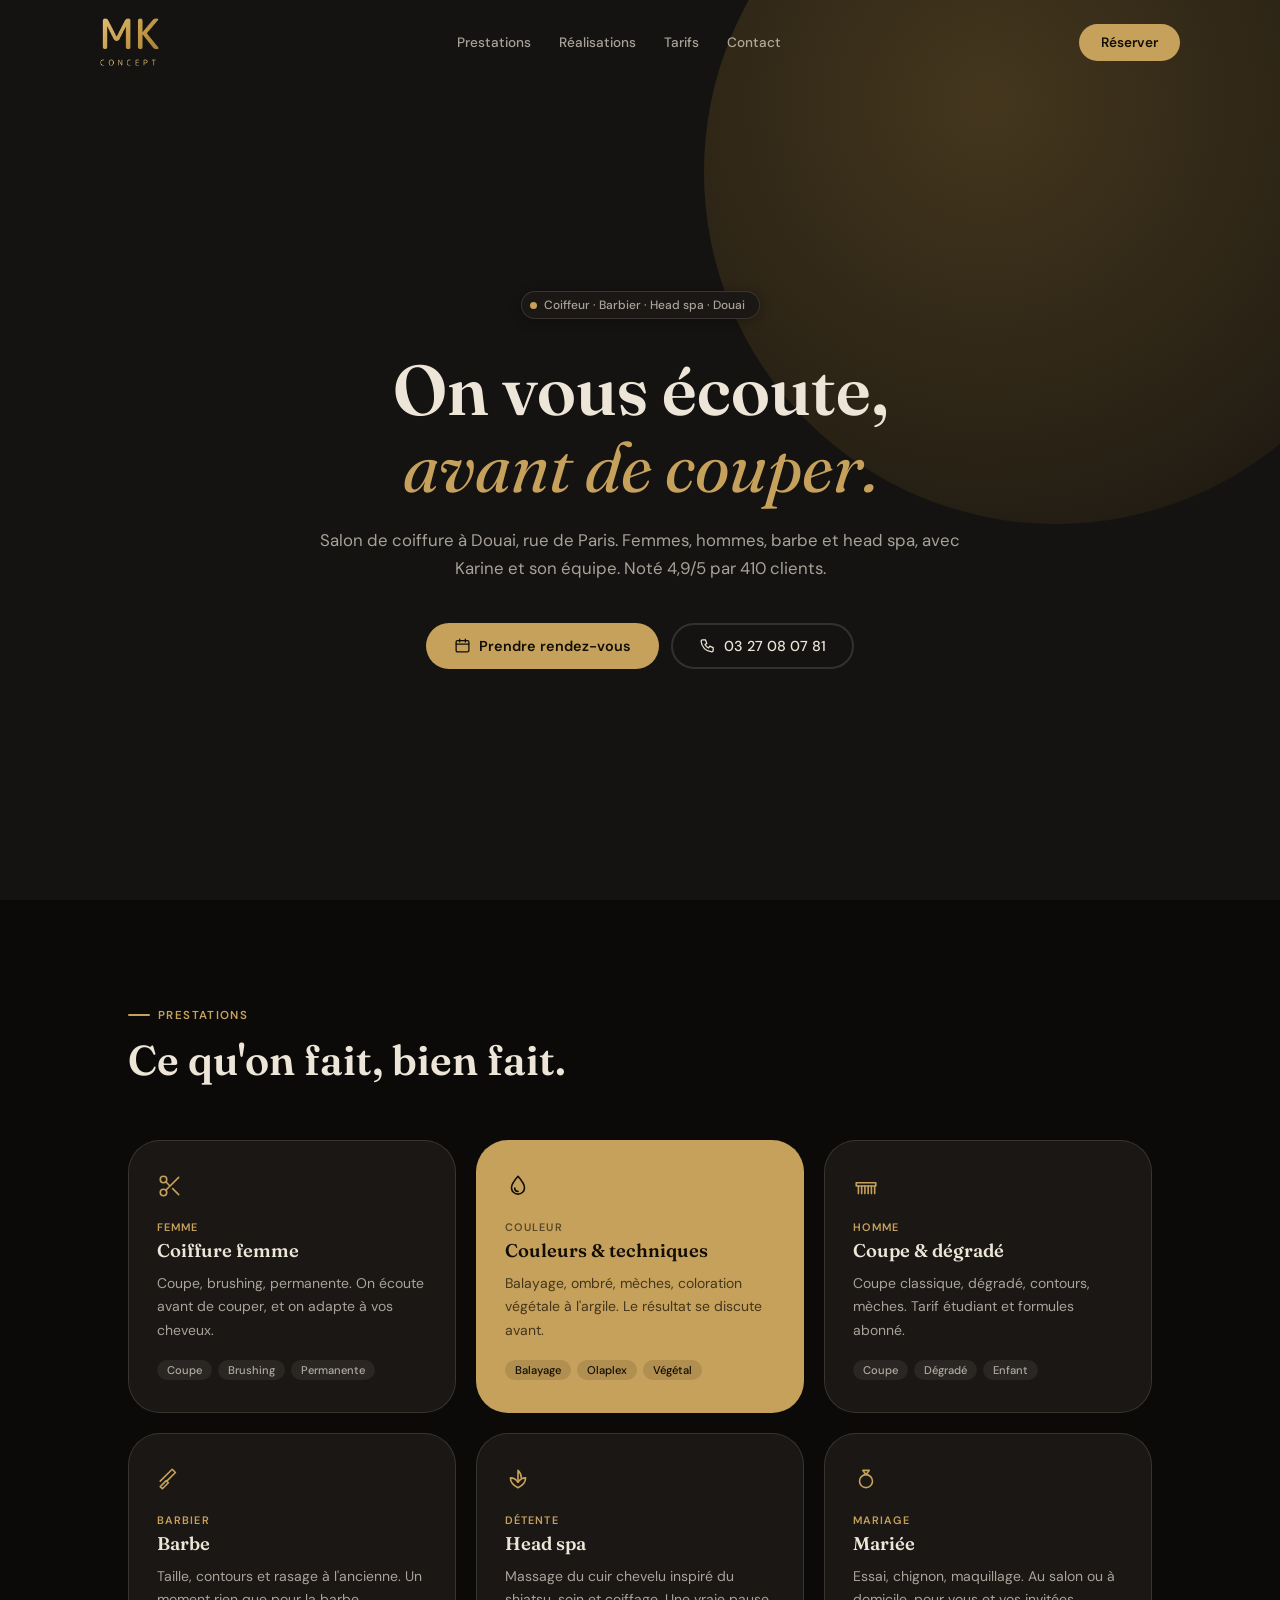
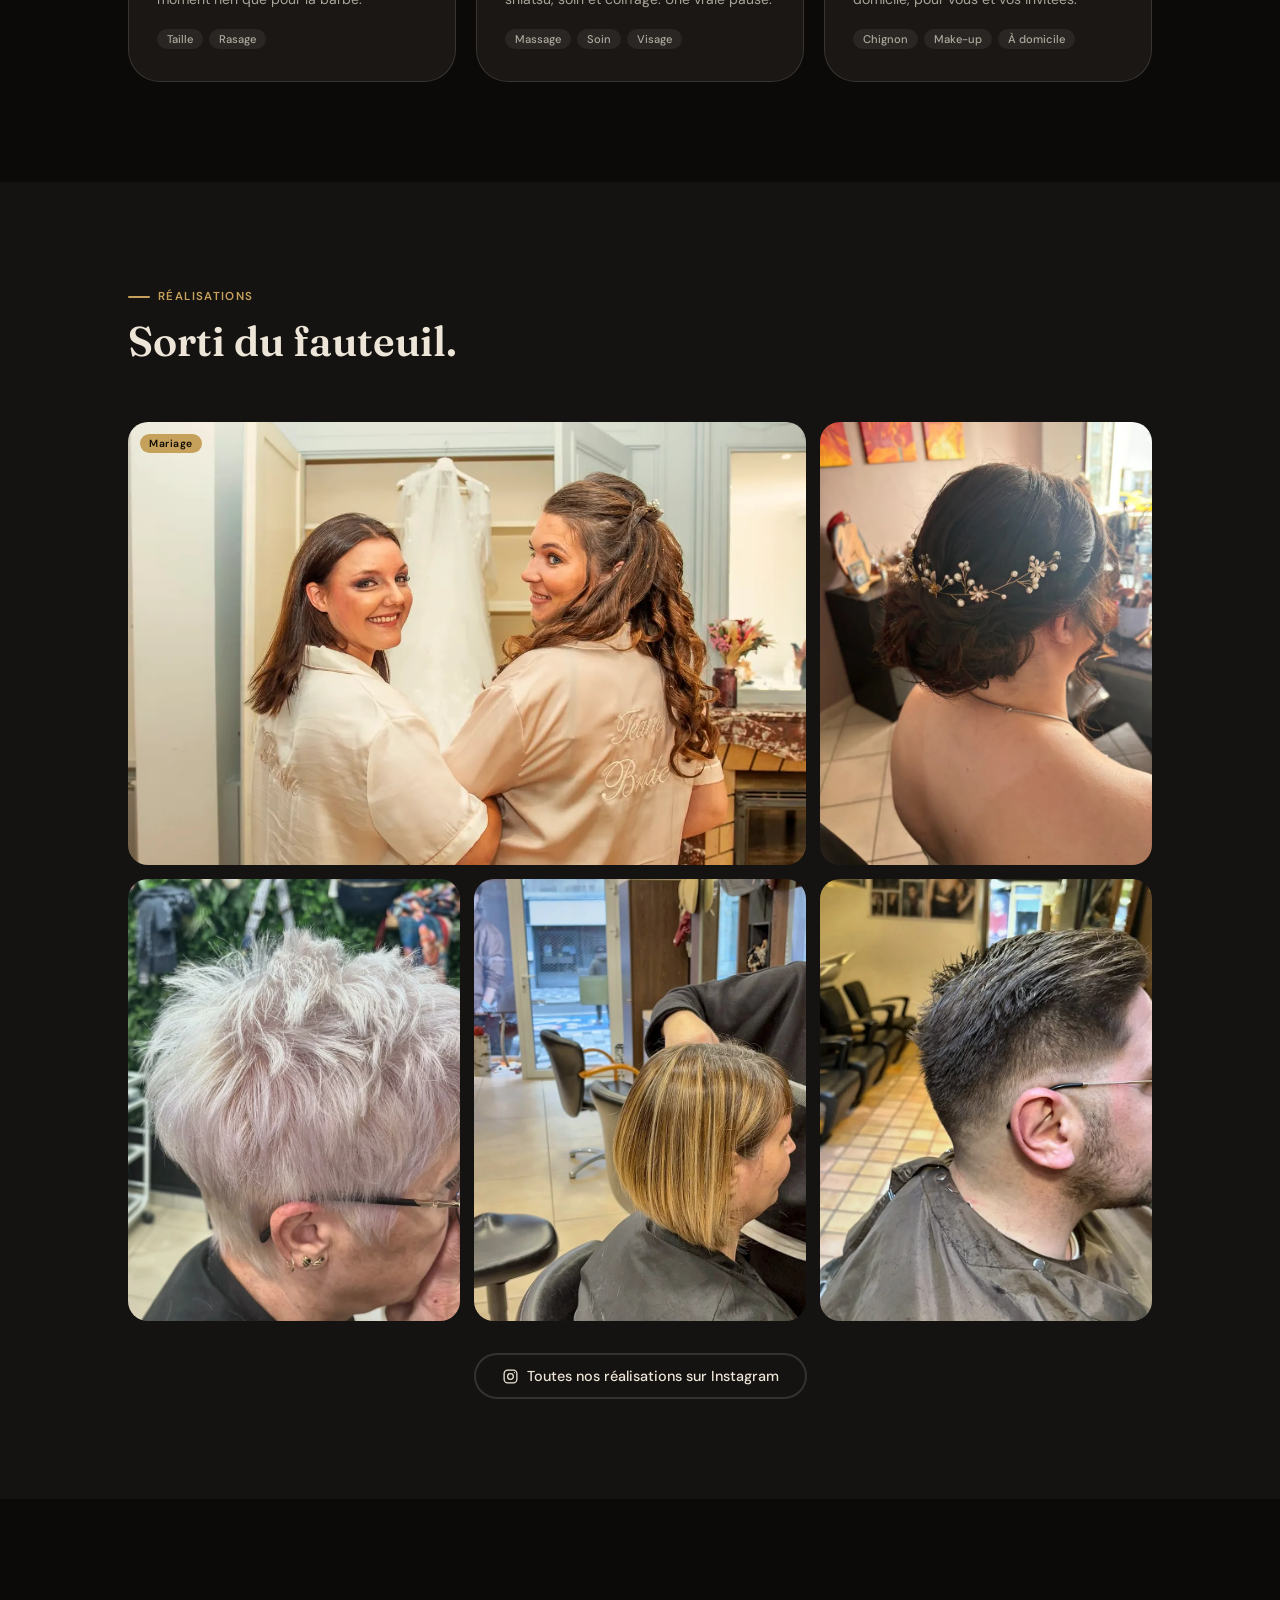
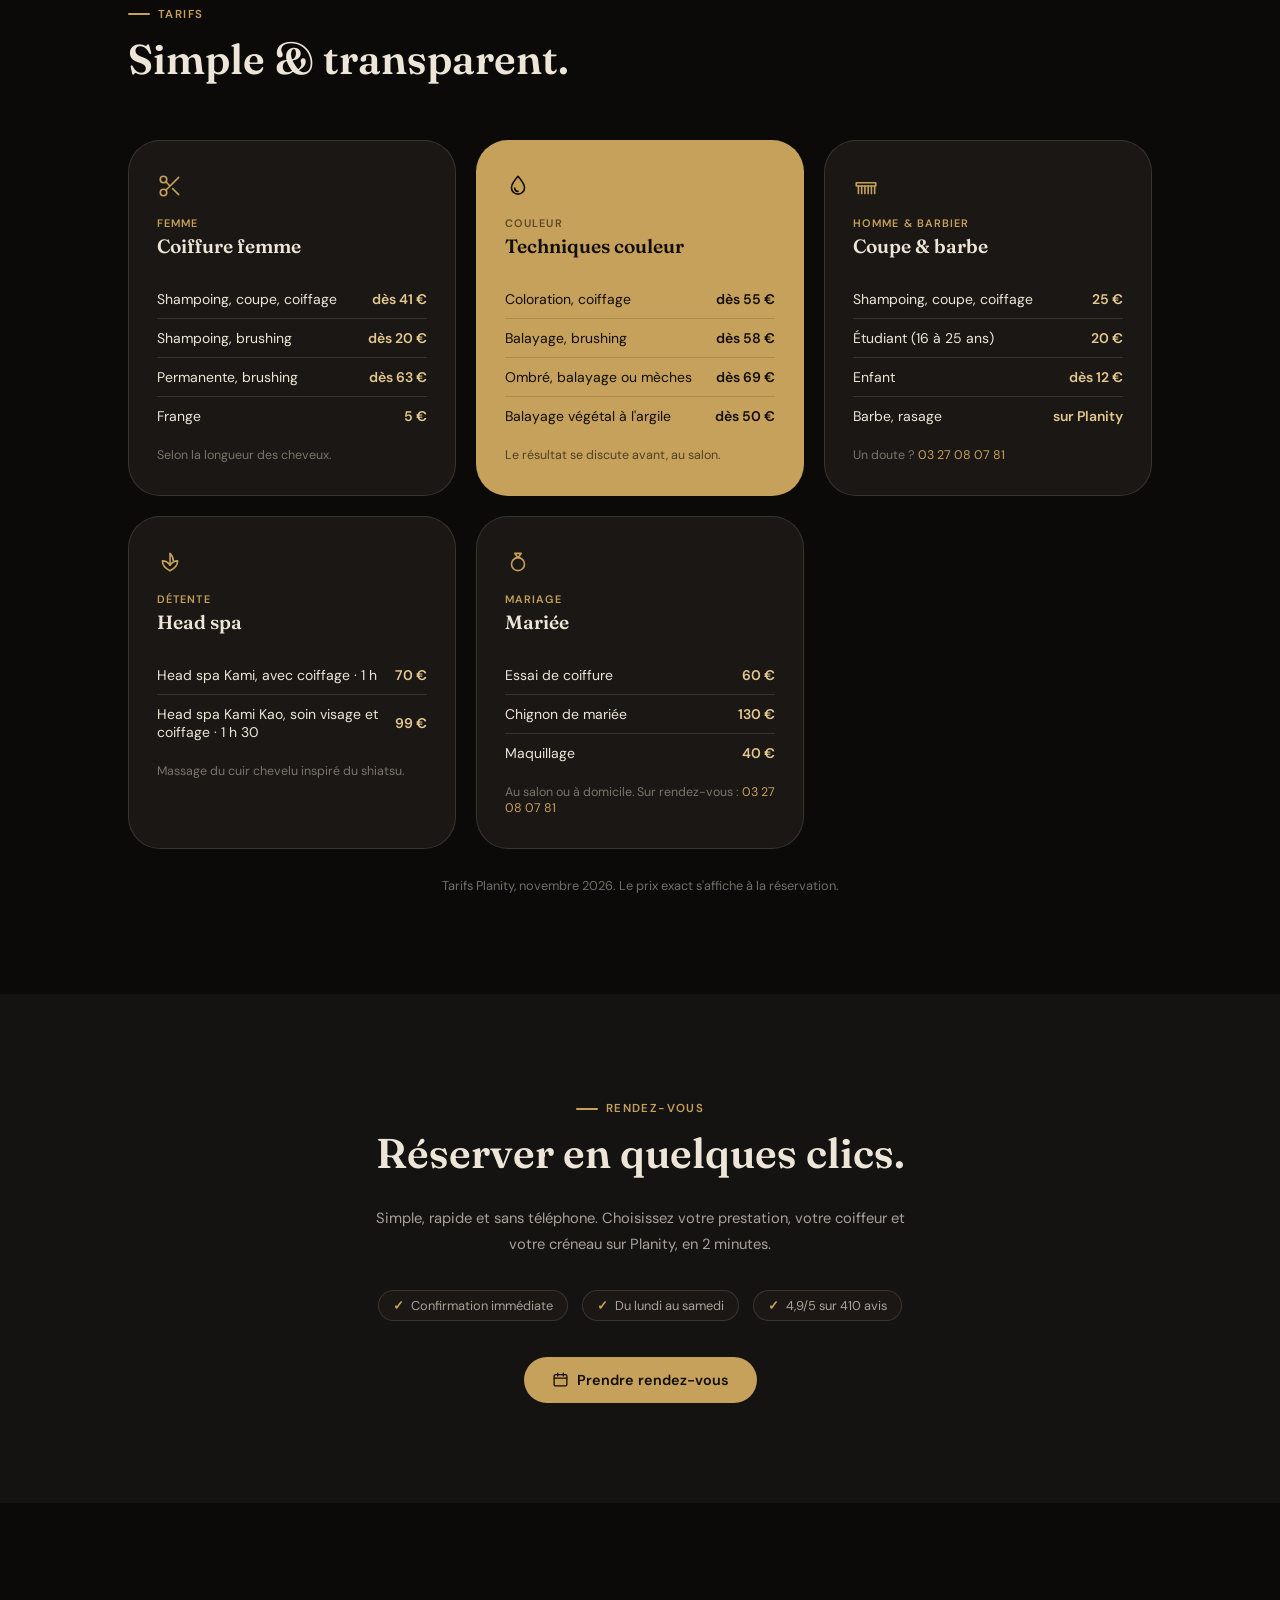
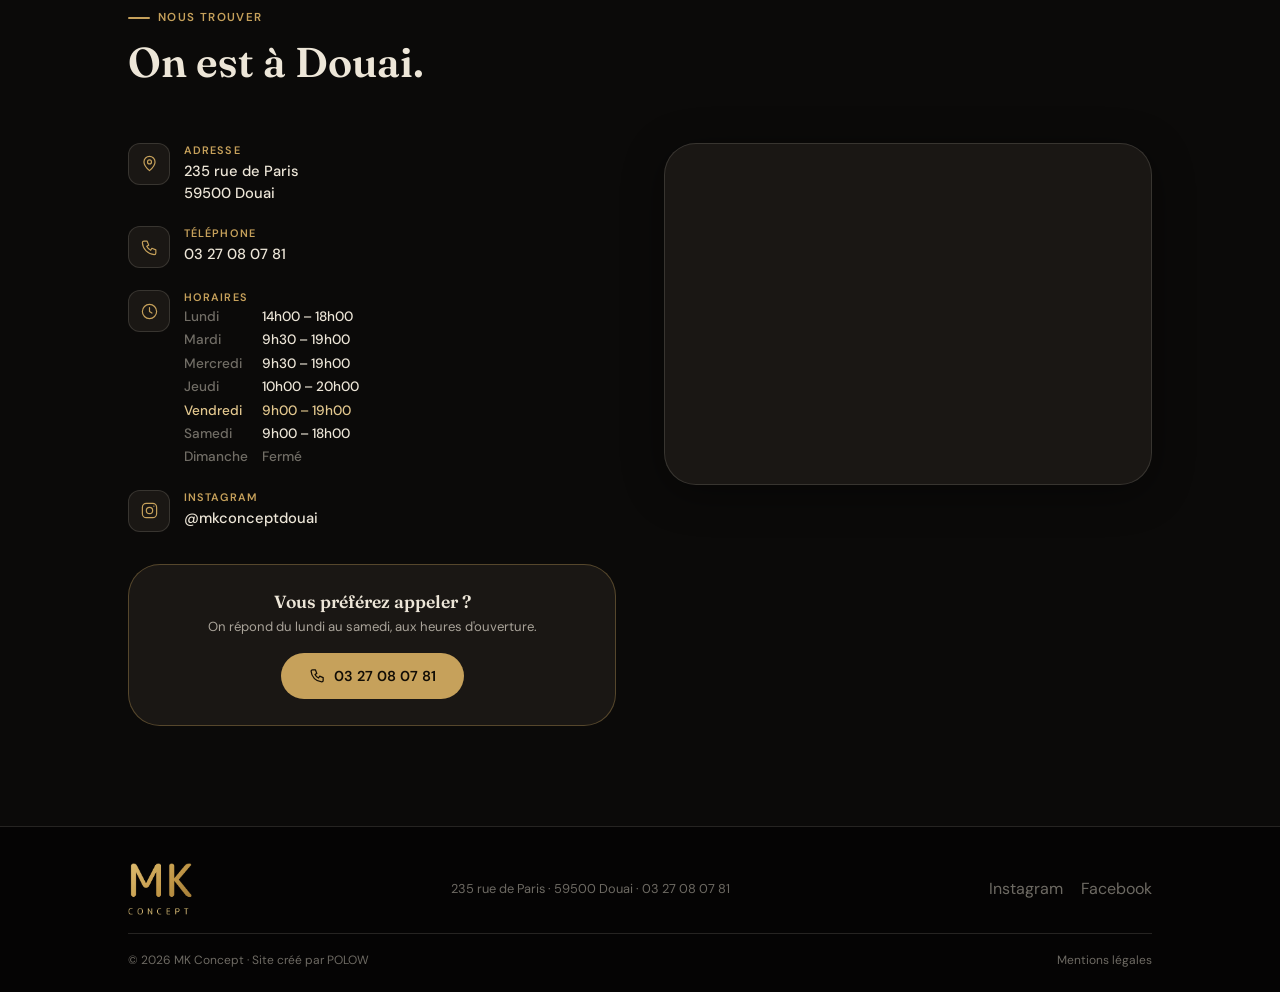
<file: index.html>
<!DOCTYPE html>
<html lang="fr">
<head>
<meta charset="UTF-8">
<meta name="viewport" content="width=device-width, initial-scale=1.0">
<title>MK Concept · Coiffeur, barbier et head spa à Douai · 4,9/5 sur 410 avis</title>
<meta name="description" content="MK Concept, coiffeur et barbier à Douai, 235 rue de Paris. Coupe femme et homme, couleur, balayage, barbe, head spa, coiffure de mariée. 4,9/5 sur 410 avis. Réservation en ligne sur Planity.">
<link rel="canonical" href="https://www.mkconcept-douai.fr/">
<meta name="theme-color" content="#0B0A09">
<meta property="og:type" content="website">
<meta property="og:locale" content="fr_FR">
<meta property="og:site_name" content="MK Concept">
<meta property="og:title" content="MK Concept · Coiffeur et barbier à Douai">
<meta property="og:description" content="Coiffeur et barbier à Douai : femmes, hommes, barbes, head spa, mariées. 4,9/5 sur 410 avis. 235 rue de Paris.">
<meta property="og:url" content="https://www.mkconcept-douai.fr/">
<meta property="og:image" content="https://www.mkconcept-douai.fr/assets/img/og.jpg">
<meta property="og:image:width" content="1200">
<meta property="og:image:height" content="630">
<meta name="twitter:card" content="summary_large_image">
<link rel="icon" href="assets/img/favicon.png" type="image/png">
<link rel="apple-touch-icon" href="assets/img/apple-touch-icon.png">
<link rel="preconnect" href="https://fonts.googleapis.com">
<link rel="preconnect" href="https://fonts.gstatic.com" crossorigin>
<link href="https://fonts.googleapis.com/css2?family=Fraunces:ital,opsz,wght@0,9..144,300;0,9..144,600;0,9..144,700;1,9..144,400&display=swap" rel="stylesheet">
<link rel="preload" href="assets/fonts/DMSans.woff2" as="font" type="font/woff2" crossorigin>
<script type="application/ld+json">
  {
    "@context": "https://schema.org",
    "@type": "HairSalon",
    "@id": "https://www.mkconcept-douai.fr/#salon",
    "name": "MK Concept",
    "description": "Salon de coiffure mixte et barbier à Douai : coupe, couleur, balayage, dégradé, taille de barbe, rasage à l'ancienne, head spa, coiffure de mariage.",
    "url": "https://www.mkconcept-douai.fr/",
    "image": "https://www.mkconcept-douai.fr/assets/img/og.jpg",
    "telephone": "+33327080781",
    "priceRange": "€€",
    "aggregateRating": { "@type": "AggregateRating", "ratingValue": "4.9", "bestRating": "5", "reviewCount": "410" },
    "address": {
      "@type": "PostalAddress",
      "streetAddress": "235 rue de Paris",
      "addressLocality": "Douai",
      "postalCode": "59500",
      "addressRegion": "Hauts-de-France",
      "addressCountry": "FR"
    },
    "areaServed": { "@type": "City", "name": "Douai" },
    "openingHoursSpecification": [
      { "@type": "OpeningHoursSpecification", "dayOfWeek": "Monday", "opens": "14:00", "closes": "18:00" },
      { "@type": "OpeningHoursSpecification", "dayOfWeek": ["Tuesday", "Wednesday"], "opens": "09:30", "closes": "19:00" },
      { "@type": "OpeningHoursSpecification", "dayOfWeek": "Thursday", "opens": "10:00", "closes": "20:00" },
      { "@type": "OpeningHoursSpecification", "dayOfWeek": "Friday", "opens": "09:00", "closes": "19:00" },
      { "@type": "OpeningHoursSpecification", "dayOfWeek": "Saturday", "opens": "09:00", "closes": "18:00" }
    ],
    "sameAs": [
      "https://www.instagram.com/mkconceptdouai/",
      "https://www.facebook.com/MkConceptDouai/",
      "https://www.planity.com/mk-concept-59500-douai"
    ],
    "potentialAction": {
      "@type": "ReserveAction",
      "target": { "@type": "EntryPoint", "urlTemplate": "https://www.planity.com/mk-concept-59500-douai", "inLanguage": "fr-FR" }
    }
  }
  </script>
<style>
@font-face { font-family: 'DM Sans'; src: url('assets/fonts/DMSans.woff2') format('woff2'); font-weight: 300 600; font-display: swap; }

:root {
  --fond:       #0B0A09;
  --fond-2:     #151311;
  --carte:      #1A1714;
  --bord:       rgba(237,230,216,.14);
  --or:         #C6A15B;
  --or-l:       #E3C88F;
  --or-f:       #8A6B2C;
  --creme:      #EDE6D8;
  --texte:      #EDE6D8;
  --texte-soft: rgba(237,230,216,.68);
  --texte-muted:rgba(237,230,216,.45);
  --encre:      #120D05;

  --r: 20px;
  --r-lg: 32px;
  --font-t: 'Fraunces', Georgia, serif;
  --font-b: 'DM Sans', Helvetica, Arial, sans-serif;
  --ease: 0.3s cubic-bezier(.4,0,.2,1);
}

*, *::before, *::after { box-sizing: border-box; margin: 0; padding: 0; }
html { scroll-behavior: smooth; scroll-padding-top: 80px; background: var(--fond); }
body { font-family: var(--font-b); background: var(--fond); color: var(--texte); overflow-x: hidden; -webkit-font-smoothing: antialiased; }
a { color: inherit; text-decoration: none; }
img { display: block; max-width: 100%; }
ul { list-style: none; }
:focus-visible { outline: 2px solid var(--or); outline-offset: 3px; }
.sr-only { position: absolute; width: 1px; height: 1px; overflow: hidden; clip: rect(0 0 0 0); white-space: nowrap; }

.wrap { max-width: 1080px; margin: 0 auto; padding: 0 28px; }
.ico { width: 26px; height: 26px; stroke: var(--or); fill: none; stroke-width: 1.5; stroke-linecap: round; stroke-linejoin: round; }

/* ── HEADER ─────────────────────────────────── */
header {
  position: fixed; top: 0; left: 0; right: 0; z-index: 100;
  padding: 18px 28px;
  transition: var(--ease);
}
header.up {
  background: rgba(11,10,9,.92);
  -webkit-backdrop-filter: blur(14px); backdrop-filter: blur(14px);
  padding: 10px 28px;
  box-shadow: 0 1px 0 var(--bord);
}
.hd { max-width: 1080px; margin: 0 auto; display: flex; align-items: center; justify-content: space-between; gap: 20px; }
.logo img { height: 48px; width: auto; transition: var(--ease); }
header.up .logo img { height: 40px; }
nav { display: none; gap: 28px; }
nav a { font-size: .85rem; font-weight: 500; color: var(--texte-soft); transition: color .2s; }
nav a:hover { color: var(--or-l); }
.btn-resa {
  background: var(--or); color: var(--encre); font-weight: 600; font-size: .85rem;
  padding: 10px 22px; border-radius: 50px; transition: var(--ease); white-space: nowrap;
}
.btn-resa:hover { background: var(--or-l); transform: translateY(-1px); }
@media(min-width:760px){ nav { display: flex; } }

/* ── HERO ────────────────────────────────────── */
#hero {
  min-height: 100svh;
  display: grid; place-items: center;
  padding: 140px 28px 80px;
  background: var(--fond-2);
  position: relative; overflow: hidden;
}
.hero-blob {
  position: absolute; top: -20%; right: -10%;
  width: 55vw; min-width: 320px;
  aspect-ratio: 1;
  background: radial-gradient(circle at 40% 40%, #6B5428 0%, #3A2E18 60%, transparent 100%);
  border-radius: 50%;
  opacity: .55;
  pointer-events: none;
}
.hero-inner { position: relative; text-align: center; max-width: 640px; }
.hero-chip {
  display: inline-flex; align-items: center; gap: 7px;
  background: var(--carte); border: 1px solid var(--bord);
  padding: 5px 14px 5px 8px; border-radius: 50px;
  font-size: .75rem; font-weight: 500; color: var(--texte-soft);
  margin-bottom: 32px;
  box-shadow: 0 2px 12px rgba(0,0,0,.3);
  animation: up .7s ease both;
}
.chip-dot { width: 7px; height: 7px; border-radius: 50%; background: var(--or); animation: pulse 2s infinite; }
@keyframes pulse { 0%,100%{box-shadow:0 0 0 0 rgba(198,161,91,.45)} 50%{box-shadow:0 0 0 6px rgba(198,161,91,0)} }
h1 {
  font-family: var(--font-t); font-size: clamp(2.6rem, 7vw, 4.4rem);
  font-weight: 600; line-height: 1.1; color: var(--creme);
  margin-bottom: 20px; animation: up .7s .08s ease both;
}
h1 em { font-style: italic; font-weight: 400; color: var(--or); }
.hero-sub {
  font-size: 1.05rem; color: var(--texte-soft); line-height: 1.7;
  margin-bottom: 40px; animation: up .7s .16s ease both;
}
.hero-ctas { display: flex; flex-wrap: wrap; gap: 12px; justify-content: center; animation: up .7s .24s ease both; }
.btn-p {
  display: inline-flex; align-items: center; gap: 8px;
  background: var(--or); color: var(--encre); font-weight: 600; font-size: .9rem;
  padding: 14px 28px; border-radius: 50px; transition: var(--ease);
}
.btn-p:hover { background: var(--or-l); transform: translateY(-2px); box-shadow: 0 8px 24px rgba(198,161,91,.25); }
.btn-s {
  display: inline-flex; align-items: center; gap: 8px;
  background: transparent; border: 2px solid var(--bord);
  color: var(--texte); font-weight: 500; font-size: .9rem;
  padding: 12px 26px; border-radius: 50px; transition: var(--ease);
}
.btn-s:hover { border-color: var(--or); color: var(--or-l); }
.btn-p svg, .btn-s svg { width: 17px; height: 17px; stroke: currentColor; fill: none; stroke-width: 1.8; stroke-linecap: round; stroke-linejoin: round; }
@keyframes up { from{opacity:0;transform:translateY(20px)} to{opacity:1;transform:translateY(0)} }

/* ── SECTION LABEL ───────────────────────────── */
.sec-label {
  display: inline-flex; align-items: center; gap: 8px;
  font-size: .72rem; font-weight: 600; letter-spacing: .12em;
  text-transform: uppercase; color: var(--or); margin-bottom: 14px;
}
.sec-label::before { content:''; width:22px; height:2px; background:var(--or); border-radius:2px; display:block; }
.sec-head { margin-bottom: 56px; }
.sec-head h2 { font-family: var(--font-t); font-size: clamp(1.8rem,4vw,2.6rem); color: var(--creme); font-weight: 600; line-height: 1.15; }

/* ── SERVICES ───────────────────────────────── */
#services { padding: 100px 0; background: var(--fond); }
.cards { display: grid; grid-template-columns: repeat(auto-fill, minmax(290px,1fr)); gap: 20px; }
.card {
  background: var(--carte); border: 1px solid var(--bord);
  border-radius: var(--r-lg); padding: 32px 28px;
  transition: var(--ease);
}
.card:hover { transform: translateY(-4px); box-shadow: 0 12px 40px rgba(0,0,0,.4); border-color: rgba(198,161,91,.4); }
.card.accent { background: var(--or); border-color: transparent; color: var(--encre); }
.card.accent p { color: rgba(18,13,5,.72); }
.card.accent .ctag { background: rgba(18,13,5,.12); color: var(--encre); }
.card.accent .card-cat { color: rgba(18,13,5,.6); }
.card.accent .ico { stroke: var(--encre); }
.card-ico { margin-bottom: 16px; }
.card-cat { font-size: .68rem; font-weight: 600; letter-spacing: .1em; text-transform: uppercase; color: var(--or); margin-bottom: 5px; }
.card h3 { font-family: var(--font-t); font-size: 1.15rem; font-weight: 600; margin-bottom: 10px; }
.card p { font-size: .875rem; color: var(--texte-soft); line-height: 1.65; margin-bottom: 18px; }
.ctags { display: flex; flex-wrap: wrap; gap: 6px; }
.ctag { background: rgba(237,230,216,.07); font-size: .7rem; font-weight: 500; color: var(--texte-soft); padding: 3px 10px; border-radius: 50px; }

/* ── GALERIE ────────────────────────────────── */
#galerie { padding: 100px 0; background: var(--fond-2); }
.gal-grid {
  display: grid;
  grid-template-columns: repeat(2,1fr);
  gap: 14px;
}
@media(min-width:640px){ .gal-grid { grid-template-columns: repeat(3,1fr); } .gal-grid .gal-item.wide { aspect-ratio: auto; } }
.gal-item {
  border-radius: var(--r); overflow: hidden; position: relative;
  aspect-ratio: 3/4; background: var(--carte); margin: 0;
}
.gal-item.wide { aspect-ratio: 16/9; grid-column: span 2; }
.gal-item img { position: absolute; inset: 0; width: 100%; height: 100%; object-fit: cover; transition: transform .5s ease; }
.gal-item:hover img { transform: scale(1.04); }
.gal-overlay {
  position: absolute; inset: 0;
  background: linear-gradient(to top, rgba(11,10,9,.85) 0%, transparent 55%);
  opacity: 0; transition: opacity .3s;
  display: flex; align-items: flex-end; padding: 18px;
}
.gal-item:hover .gal-overlay { opacity: 1; }
@media(hover:none){ .gal-overlay { opacity: 1; } }
.gal-label { color: #fff; }
.gal-label strong { display: block; font-family: var(--font-t); font-size: 1rem; font-weight: 600; }
.gal-label span { font-size: .75rem; opacity: .8; }
.gal-badge {
  position: absolute; top: 12px; left: 12px;
  background: var(--or); color: var(--encre);
  font-size: .65rem; font-weight: 600; padding: 3px 9px;
  border-radius: 50px; letter-spacing: .05em;
}

/* ── TARIFS ─────────────────────────────────── */
#tarifs { padding: 100px 0; background: var(--fond); }
.tarifs-wrap { display: grid; grid-template-columns: repeat(auto-fill, minmax(290px,1fr)); gap: 20px; }
.tbloc { background: var(--carte); border: 1px solid var(--bord); border-radius: var(--r-lg); padding: 32px 28px; transition: var(--ease); }
.tbloc:hover { box-shadow: 0 12px 40px rgba(0,0,0,.4); border-color: rgba(198,161,91,.4); }
.tbloc.hi { background: var(--or); border-color: transparent; color: var(--encre); }
.tbloc.hi .t-cat { color: rgba(18,13,5,.6); }
.tbloc.hi .t-row { border-color: rgba(18,13,5,.15); }
.tbloc.hi .t-prix { color: var(--encre); }
.tbloc.hi .t-note { color: rgba(18,13,5,.65); }
.tbloc.hi .ico { stroke: var(--encre); }
.t-ico { margin-bottom: 12px; }
.t-cat { font-size: .68rem; font-weight: 600; letter-spacing: .1em; text-transform: uppercase; color: var(--or); margin-bottom: 4px; }
.tbloc h3 { font-family: var(--font-t); font-size: 1.2rem; font-weight: 600; margin-bottom: 22px; }
.t-row { display: flex; justify-content: space-between; align-items: center; gap: 12px; padding: 10px 0; border-bottom: 1px solid var(--bord); font-size: .875rem; }
.t-row:last-of-type { border: none; }
.t-prix { font-weight: 600; color: var(--or-l); white-space: nowrap; }
.t-note { font-size: .78rem; color: var(--texte-muted); margin-top: 12px; }
.t-note a { color: var(--or); }
.tbloc.hi .t-note a { color: var(--encre); text-decoration: underline; }
.t-src { text-align: center; font-size: .8rem; color: var(--texte-muted); margin-top: 28px; }

/* ── RÉSERVATION (section CTA) ───────────────── */
#reservation { padding: 100px 0; background: var(--fond-2); }
.resa-cta-wrap { max-width: 560px; margin: 0 auto; text-align: center; }
.resa-cta-wrap .sec-head { margin-bottom: 28px; }
.resa-cta-wrap p { font-size: .92rem; color: var(--texte-soft); line-height: 1.75; margin-bottom: 32px; }
.resa-cta-perks { display: flex; flex-wrap: wrap; gap: 14px; justify-content: center; margin-bottom: 36px; }
.resa-perk { display: flex; align-items: center; gap: 7px; font-size: .8rem; color: var(--texte-soft); background: var(--carte); border: 1px solid var(--bord); padding: 6px 14px; border-radius: 50px; }
.resa-perk::before { content: '✓'; color: var(--or); font-weight: 700; }

/* ── CONTACT ────────────────────────────────── */
#contact { padding: 100px 0; background: var(--fond); }
.contact-grid { display: grid; grid-template-columns: 1fr; gap: 48px; }
@media(min-width:840px){ .contact-grid { grid-template-columns: 1fr 1fr; align-items: start; } }
.contact-items { display: flex; flex-direction: column; gap: 22px; margin-bottom: 32px; }
.ci { display: flex; align-items: flex-start; gap: 14px; }
.ci-ico { width: 42px; height: 42px; border-radius: 12px; background: var(--carte); border: 1px solid var(--bord); display: flex; align-items: center; justify-content: center; flex-shrink: 0; }
.ci-ico .ico { width: 19px; height: 19px; }
.ci-lbl { font-size: .68rem; font-weight: 600; text-transform: uppercase; letter-spacing: .1em; color: var(--or); margin-bottom: 3px; }
.ci-val { font-size: .92rem; color: var(--texte); font-weight: 500; line-height: 1.5; }
.ci-val a:hover { color: var(--or-l); }
.horaires { display: grid; grid-template-columns: auto 1fr; gap: 3px 14px; font-size: .85rem; }
.h-j { color: var(--texte-muted); }
.h-h { font-weight: 500; font-variant-numeric: tabular-nums; }
.h-off { color: var(--texte-muted); }
.horaires .auj { color: var(--or-l); }
.contact-cta { background: var(--carte); border: 1px solid rgba(198,161,91,.35); border-radius: var(--r-lg); padding: 26px 24px; text-align: center; }
.contact-cta h3 { font-family: var(--font-t); font-size: 1.1rem; font-weight: 600; color: var(--creme); margin-bottom: 6px; }
.contact-cta p { font-size: .82rem; color: var(--texte-soft); margin-bottom: 18px; }
.map-frame { border-radius: var(--r-lg); overflow: hidden; border: 1px solid var(--bord); box-shadow: 0 8px 40px rgba(0,0,0,.4); background: var(--carte); }
.map-frame iframe { width: 100%; height: 340px; display: block; border: none; filter: grayscale(.4) invert(.9) hue-rotate(180deg) contrast(.9); }

/* ── FOOTER ─────────────────────────────────── */
footer { background: #050404; color: var(--texte-muted); padding: 36px 0 24px; border-top: 1px solid var(--bord); }
.ft { display: flex; flex-wrap: wrap; justify-content: space-between; align-items: center; gap: 14px; }
.ft-logo img { height: 52px; width: auto; }
.ft-info { font-size: .8rem; }
.ft-sep { width: 100%; height: 1px; background: var(--bord); margin: 18px 0; }
.ft-bottom { display: flex; flex-wrap: wrap; justify-content: space-between; align-items: center; gap: 10px; font-size: .75rem; }
.ft-links { display: flex; gap: 18px; }
.ft-links a:hover { color: var(--or-l); }

/* ── REVEAL ─────────────────────────────────── */
.js .rv { opacity: 0; transform: translateY(24px); transition: opacity .65s ease, transform .65s ease; }
.js .rv.in { opacity: 1; transform: translateY(0); }
@media (prefers-reduced-motion: reduce) {
  html { scroll-behavior: auto; }
  *, *::before, *::after { animation: none !important; transition: none !important; }
  .js .rv { opacity: 1; transform: none; }
}
</style>
<script>document.documentElement.classList.add('js')</script>
</head>
<body>

<svg width="0" height="0" style="position:absolute" aria-hidden="true">
  <symbol id="i-ciseaux" viewBox="0 0 24 24"><circle cx="6" cy="6" r="3"/><circle cx="6" cy="18" r="3"/><path d="M20 4 8.12 15.88M14.47 14.48 20 20M8.12 8.12 12 12"/></symbol>
  <symbol id="i-couleur" viewBox="0 0 24 24"><path d="M12 3c3.5 4 6 7.2 6 10.5A6 6 0 0 1 6 13.5C6 10.2 8.5 7 12 3Z"/><path d="M9 14a3 3 0 0 0 3 3"/></symbol>
  <symbol id="i-peigne" viewBox="0 0 24 24"><path d="M3 9h18v3H3z"/><path d="M5 12v7M8 12v7M11 12v7M14 12v7M17 12v7M20 12v7"/></symbol>
  <symbol id="i-rasoir" viewBox="0 0 24 24"><path d="M3 14 14 3l3 3-8 8"/><path d="M9 14l1.5 1.5L5 21l-2-2 5.5-5.5"/></symbol>
  <symbol id="i-spa" viewBox="0 0 24 24"><path d="M12 20c-4-2-7-5-7-9 3 0 5.5 1.5 7 4 1.5-2.5 4-4 7-4 0 4-3 7-7 9Z"/><path d="M12 15c0-4 0-7 0-11 2 2 3 4 3 6.5"/></symbol>
  <symbol id="i-bague" viewBox="0 0 24 24"><circle cx="12" cy="14" r="6"/><path d="M9 4h6l-3 4z"/></symbol>
  <symbol id="i-cal" viewBox="0 0 24 24"><rect x="3" y="5" width="18" height="16" rx="2"/><path d="M3 10h18M8 3v4M16 3v4"/></symbol>
  <symbol id="i-tel" viewBox="0 0 24 24"><path d="M5 4h4l2 5-2.5 1.5a11 11 0 0 0 5 5L15 13l5 2v4a2 2 0 0 1-2 2A16 16 0 0 1 3 6a2 2 0 0 1 2-2"/></symbol>
  <symbol id="i-pin" viewBox="0 0 24 24"><path d="M12 21s-7-6.1-7-11a7 7 0 0 1 14 0c0 4.9-7 11-7 11Z"/><circle cx="12" cy="10" r="2.5"/></symbol>
  <symbol id="i-horloge" viewBox="0 0 24 24"><circle cx="12" cy="12" r="9"/><path d="M12 7v5l3 2"/></symbol>
  <symbol id="i-insta" viewBox="0 0 24 24"><rect x="3" y="3" width="18" height="18" rx="5"/><circle cx="12" cy="12" r="4"/><path d="M17.5 6.5h.01"/></symbol>
</svg>

<!-- HEADER -->
<header id="hdr">
  <div class="hd">
    <a href="#hero" class="logo"><img src="assets/img/logo-mk.webp" width="197" height="160" alt="MK Concept, coiffeur à Douai"></a>
    <nav aria-label="Menu principal">
      <a href="#services">Prestations</a>
      <a href="#galerie">Réalisations</a>
      <a href="#tarifs">Tarifs</a>
      <a href="#contact">Contact</a>
    </nav>
    <a class="btn-resa" href="https://www.planity.com/mk-concept-59500-douai" target="_blank" rel="noopener">Réserver<span class="sr-only"> sur Planity (nouvel onglet)</span></a>
  </div>
</header>

<main>
<!-- HERO -->
<section id="hero">
  <div class="hero-blob" aria-hidden="true"></div>
  <div class="hero-inner">
    <div class="hero-chip">
      <span class="chip-dot" aria-hidden="true"></span>
      Coiffeur · Barbier · Head spa · Douai
    </div>
    <h1>On vous écoute,<br><em>avant de couper.</em></h1>
    <p class="hero-sub">Salon de coiffure à Douai, rue de Paris. Femmes, hommes, barbe et head spa, avec Karine et son équipe. Noté 4,9/5 par 410 clients.</p>
    <div class="hero-ctas">
      <a class="btn-p" href="https://www.planity.com/mk-concept-59500-douai" target="_blank" rel="noopener"><svg aria-hidden="true"><use href="#i-cal"/></svg>Prendre rendez-vous<span class="sr-only"> sur Planity (nouvel onglet)</span></a>
      <a href="tel:+33327080781" class="btn-s"><svg aria-hidden="true"><use href="#i-tel"/></svg>03 27 08 07 81</a>
    </div>
  </div>
</section>

<!-- SERVICES -->
<section id="services">
  <div class="wrap">
    <div class="sec-head rv">
      <div class="sec-label">Prestations</div>
      <h2>Ce qu'on fait, bien fait.</h2>
    </div>
    <div class="cards rv">
      <div class="card">
        <div class="card-ico"><svg class="ico" aria-hidden="true"><use href="#i-ciseaux"/></svg></div>
        <div class="card-cat">Femme</div>
        <h3>Coiffure femme</h3>
        <p>Coupe, brushing, permanente. On écoute avant de couper, et on adapte à vos cheveux.</p>
        <div class="ctags"><span class="ctag">Coupe</span><span class="ctag">Brushing</span><span class="ctag">Permanente</span></div>
      </div>
      <div class="card accent">
        <div class="card-ico"><svg class="ico" aria-hidden="true"><use href="#i-couleur"/></svg></div>
        <div class="card-cat">Couleur</div>
        <h3>Couleurs & techniques</h3>
        <p>Balayage, ombré, mèches, coloration végétale à l'argile. Le résultat se discute avant.</p>
        <div class="ctags"><span class="ctag">Balayage</span><span class="ctag">Olaplex</span><span class="ctag">Végétal</span></div>
      </div>
      <div class="card">
        <div class="card-ico"><svg class="ico" aria-hidden="true"><use href="#i-peigne"/></svg></div>
        <div class="card-cat">Homme</div>
        <h3>Coupe & dégradé</h3>
        <p>Coupe classique, dégradé, contours, mèches. Tarif étudiant et formules abonné.</p>
        <div class="ctags"><span class="ctag">Coupe</span><span class="ctag">Dégradé</span><span class="ctag">Enfant</span></div>
      </div>
      <div class="card">
        <div class="card-ico"><svg class="ico" aria-hidden="true"><use href="#i-rasoir"/></svg></div>
        <div class="card-cat">Barbier</div>
        <h3>Barbe</h3>
        <p>Taille, contours et rasage à l'ancienne. Un moment rien que pour la barbe.</p>
        <div class="ctags"><span class="ctag">Taille</span><span class="ctag">Rasage</span></div>
      </div>
      <div class="card">
        <div class="card-ico"><svg class="ico" aria-hidden="true"><use href="#i-spa"/></svg></div>
        <div class="card-cat">Détente</div>
        <h3>Head spa</h3>
        <p>Massage du cuir chevelu inspiré du shiatsu, soin et coiffage. Une vraie pause.</p>
        <div class="ctags"><span class="ctag">Massage</span><span class="ctag">Soin</span><span class="ctag">Visage</span></div>
      </div>
      <div class="card">
        <div class="card-ico"><svg class="ico" aria-hidden="true"><use href="#i-bague"/></svg></div>
        <div class="card-cat">Mariage</div>
        <h3>Mariée</h3>
        <p>Essai, chignon, maquillage. Au salon ou à domicile, pour vous et vos invitées.</p>
        <div class="ctags"><span class="ctag">Chignon</span><span class="ctag">Make-up</span><span class="ctag">À domicile</span></div>
      </div>
    </div>
  </div>
</section>

<!-- GALERIE -->
<section id="galerie">
  <div class="wrap">
    <div class="sec-head rv">
      <div class="sec-label">Réalisations</div>
      <h2>Sorti du fauteuil.</h2>
    </div>
    <div class="gal-grid rv">
      <figure class="gal-item wide">
        <img src="assets/img/photo-mariage.webp" width="1144" height="858" alt="Deux femmes en peignoir devant une robe de mariée, coiffées pour le mariage" loading="lazy" decoding="async">
        <div class="gal-badge">Mariage</div>
        <figcaption class="gal-overlay"><div class="gal-label"><strong>Coiffure de mariée</strong><span>Préparation au salon</span></div></figcaption>
      </figure>
      <figure class="gal-item">
        <img src="assets/img/photo-chignon.webp" width="840" height="1120" alt="Chignon bas orné d'une branche de perles, vu de dos" loading="lazy" decoding="async">
        <figcaption class="gal-overlay"><div class="gal-label"><strong>Chignon perles</strong></div></figcaption>
      </figure>
      <figure class="gal-item">
        <img src="assets/img/photo-platine.webp" width="840" height="1050" alt="Coupe courte texturée, couleur platine, vue de profil" loading="lazy" decoding="async">
        <figcaption class="gal-overlay"><div class="gal-label"><strong>Court platine</strong></div></figcaption>
      </figure>
      <figure class="gal-item">
        <img src="assets/img/gamme-femme.webp" width="840" height="1050" alt="Carré blond balayé, vu de dos au fauteuil" loading="lazy" decoding="async">
        <figcaption class="gal-overlay"><div class="gal-label"><strong>Carré balayé</strong></div></figcaption>
      </figure>
      <figure class="gal-item">
        <img src="assets/img/photo-degrade-2.webp" width="840" height="1050" alt="Dégradé net et dessus texturé, vu de profil" loading="lazy" decoding="async">
        <figcaption class="gal-overlay"><div class="gal-label"><strong>Dégradé texturé</strong></div></figcaption>
      </figure>
    </div>
    <div style="text-align:center;margin-top:32px" class="rv">
      <a href="https://www.instagram.com/mkconceptdouai/" target="_blank" rel="noopener" class="btn-s"><svg aria-hidden="true"><use href="#i-insta"/></svg>Toutes nos réalisations sur Instagram<span class="sr-only"> (nouvel onglet)</span></a>
    </div>
  </div>
</section>

<!-- TARIFS -->
<section id="tarifs">
  <div class="wrap">
    <div class="sec-head rv">
      <div class="sec-label">Tarifs</div>
      <h2>Simple & transparent.</h2>
    </div>
    <div class="tarifs-wrap rv">
      <div class="tbloc">
        <div class="t-ico"><svg class="ico" aria-hidden="true"><use href="#i-ciseaux"/></svg></div>
        <div class="t-cat">Femme</div>
        <h3>Coiffure femme</h3>
        <div class="t-row"><span>Shampoing, coupe, coiffage</span><span class="t-prix">dès 41 €</span></div>
        <div class="t-row"><span>Shampoing, brushing</span><span class="t-prix">dès 20 €</span></div>
        <div class="t-row"><span>Permanente, brushing</span><span class="t-prix">dès 63 €</span></div>
        <div class="t-row"><span>Frange</span><span class="t-prix">5 €</span></div>
        <p class="t-note">Selon la longueur des cheveux.</p>
      </div>
      <div class="tbloc hi">
        <div class="t-ico"><svg class="ico" aria-hidden="true"><use href="#i-couleur"/></svg></div>
        <div class="t-cat">Couleur</div>
        <h3>Techniques couleur</h3>
        <div class="t-row"><span>Coloration, coiffage</span><span class="t-prix">dès 55 €</span></div>
        <div class="t-row"><span>Balayage, brushing</span><span class="t-prix">dès 58 €</span></div>
        <div class="t-row"><span>Ombré, balayage ou mèches</span><span class="t-prix">dès 69 €</span></div>
        <div class="t-row"><span>Balayage végétal à l'argile</span><span class="t-prix">dès 50 €</span></div>
        <p class="t-note">Le résultat se discute avant, au salon.</p>
      </div>
      <div class="tbloc">
        <div class="t-ico"><svg class="ico" aria-hidden="true"><use href="#i-peigne"/></svg></div>
        <div class="t-cat">Homme & Barbier</div>
        <h3>Coupe & barbe</h3>
        <div class="t-row"><span>Shampoing, coupe, coiffage</span><span class="t-prix">25 €</span></div>
        <div class="t-row"><span>Étudiant (16 à 25 ans)</span><span class="t-prix">20 €</span></div>
        <div class="t-row"><span>Enfant</span><span class="t-prix">dès 12 €</span></div>
        <div class="t-row"><span>Barbe, rasage</span><span class="t-prix">sur Planity</span></div>
        <p class="t-note">Un doute ? <a href="tel:+33327080781">03 27 08 07 81</a></p>
      </div>
      <div class="tbloc">
        <div class="t-ico"><svg class="ico" aria-hidden="true"><use href="#i-spa"/></svg></div>
        <div class="t-cat">Détente</div>
        <h3>Head spa</h3>
        <div class="t-row"><span>Head spa Kami, avec coiffage · 1 h</span><span class="t-prix">70 €</span></div>
        <div class="t-row"><span>Head spa Kami Kao, soin visage et coiffage · 1 h 30</span><span class="t-prix">99 €</span></div>
        <p class="t-note">Massage du cuir chevelu inspiré du shiatsu.</p>
      </div>
      <div class="tbloc">
        <div class="t-ico"><svg class="ico" aria-hidden="true"><use href="#i-bague"/></svg></div>
        <div class="t-cat">Mariage</div>
        <h3>Mariée</h3>
        <div class="t-row"><span>Essai de coiffure</span><span class="t-prix">60 €</span></div>
        <div class="t-row"><span>Chignon de mariée</span><span class="t-prix">130 €</span></div>
        <div class="t-row"><span>Maquillage</span><span class="t-prix">40 €</span></div>
        <p class="t-note">Au salon ou à domicile. Sur rendez-vous : <a href="tel:+33327080781">03 27 08 07 81</a></p>
      </div>
    </div>
    <p class="t-src rv">Tarifs Planity, novembre 2026. Le prix exact s'affiche à la réservation.</p>
  </div>
</section>

<!-- RÉSERVATION -->
<section id="reservation">
  <div class="wrap">
    <div class="resa-cta-wrap rv">
      <div class="sec-head">
        <div class="sec-label">Rendez-vous</div>
        <h2>Réserver en quelques clics.</h2>
      </div>
      <p>Simple, rapide et sans téléphone. Choisissez votre prestation, votre coiffeur et votre créneau sur Planity, en 2 minutes.</p>
      <div class="resa-cta-perks">
        <div class="resa-perk">Confirmation immédiate</div>
        <div class="resa-perk">Du lundi au samedi</div>
        <div class="resa-perk">4,9/5 sur 410 avis</div>
      </div>
      <a class="btn-p" href="https://www.planity.com/mk-concept-59500-douai" target="_blank" rel="noopener"><svg aria-hidden="true"><use href="#i-cal"/></svg>Prendre rendez-vous<span class="sr-only"> sur Planity (nouvel onglet)</span></a>
    </div>
  </div>
</section>

<!-- CONTACT -->
<section id="contact">
  <div class="wrap">
    <div class="sec-head rv">
      <div class="sec-label">Nous trouver</div>
      <h2>On est à Douai.</h2>
    </div>
    <div class="contact-grid">
      <div class="rv">
        <div class="contact-items">
          <div class="ci">
            <div class="ci-ico"><svg class="ico" aria-hidden="true"><use href="#i-pin"/></svg></div>
            <div><div class="ci-lbl">Adresse</div><div class="ci-val"><a href="https://www.google.com/maps/dir/?api=1&amp;destination=235+rue+de+Paris+59500+Douai" target="_blank" rel="noopener">235 rue de Paris<br>59500 Douai</a></div></div>
          </div>
          <div class="ci">
            <div class="ci-ico"><svg class="ico" aria-hidden="true"><use href="#i-tel"/></svg></div>
            <div><div class="ci-lbl">Téléphone</div><div class="ci-val"><a href="tel:+33327080781">03 27 08 07 81</a></div></div>
          </div>
          <div class="ci">
            <div class="ci-ico"><svg class="ico" aria-hidden="true"><use href="#i-horloge"/></svg></div>
            <div>
              <div class="ci-lbl">Horaires</div>
              <div class="ci-val">
                <div class="horaires" id="horaires">
                  <span class="h-j" data-j="1">Lundi</span><span class="h-h" data-j="1">14h00 – 18h00</span>
                  <span class="h-j" data-j="2">Mardi</span><span class="h-h" data-j="2">9h30 – 19h00</span>
                  <span class="h-j" data-j="3">Mercredi</span><span class="h-h" data-j="3">9h30 – 19h00</span>
                  <span class="h-j" data-j="4">Jeudi</span><span class="h-h" data-j="4">10h00 – 20h00</span>
                  <span class="h-j" data-j="5">Vendredi</span><span class="h-h" data-j="5">9h00 – 19h00</span>
                  <span class="h-j" data-j="6">Samedi</span><span class="h-h" data-j="6">9h00 – 18h00</span>
                  <span class="h-j" data-j="0">Dimanche</span><span class="h-h h-off" data-j="0">Fermé</span>
                </div>
              </div>
            </div>
          </div>
          <div class="ci">
            <div class="ci-ico"><svg class="ico" aria-hidden="true"><use href="#i-insta"/></svg></div>
            <div><div class="ci-lbl">Instagram</div><div class="ci-val"><a href="https://www.instagram.com/mkconceptdouai/" target="_blank" rel="noopener">@mkconceptdouai</a></div></div>
          </div>
        </div>
        <div class="contact-cta">
          <h3>Vous préférez appeler ?</h3>
          <p>On répond du lundi au samedi, aux heures d'ouverture.</p>
          <a href="tel:+33327080781" class="btn-p"><svg aria-hidden="true"><use href="#i-tel"/></svg>03 27 08 07 81</a>
        </div>
      </div>
      <div class="rv">
        <div class="map-frame">
          <iframe src="https://www.google.com/maps?q=MK+Concept,+235+rue+de+Paris,+59500+Douai&amp;output=embed" allowfullscreen loading="lazy" referrerpolicy="no-referrer-when-downgrade" title="Plan d'accès à MK Concept, 235 rue de Paris à Douai"></iframe>
        </div>
      </div>
    </div>
  </div>
</section>
</main>

<!-- FOOTER -->
<footer>
  <div class="wrap">
    <div class="ft">
      <div class="ft-logo"><img src="assets/img/logo-mk.webp" width="197" height="160" alt="MK Concept" loading="lazy" decoding="async"></div>
      <div class="ft-info">235 rue de Paris · 59500 Douai · 03 27 08 07 81</div>
      <div class="ft-links"><a href="https://www.instagram.com/mkconceptdouai/" target="_blank" rel="noopener">Instagram</a><a href="https://www.facebook.com/MkConceptDouai/" target="_blank" rel="noopener">Facebook</a></div>
    </div>
    <div class="ft-sep"></div>
    <div class="ft-bottom">
      <span>© <span data-year>2026</span> MK Concept · Site créé par <a href="https://polowagency.fr" target="_blank" rel="noopener">POLOW</a></span>
      <div class="ft-links"><a href="mentions-legales.html">Mentions légales</a></div>
    </div>
  </div>
</footer>

<script>
// ── HEADER SCROLL ─────────────────────────────
const hdr = document.getElementById('hdr');
const onScroll = () => hdr.classList.toggle('up', scrollY > 30);
addEventListener('scroll', onScroll, { passive: true }); onScroll();

// ── REVEAL ────────────────────────────────────
if ('IntersectionObserver' in window) {
  const obs = new IntersectionObserver(es => es.forEach(e => { if (e.isIntersecting) { e.target.classList.add('in'); obs.unobserve(e.target); } }), { threshold: .1 });
  document.querySelectorAll('.rv').forEach(el => obs.observe(el));
} else {
  document.querySelectorAll('.rv').forEach(el => el.classList.add('in'));
}

// ── JOUR EN COURS DANS LES HORAIRES ───────────
const j = new Date().getDay();
document.querySelectorAll(`#horaires [data-j="${j}"]`).forEach(el => el.classList.add('auj'));
document.querySelectorAll('[data-year]').forEach(el => el.textContent = new Date().getFullYear());
</script>
</body>
</html>
</file>
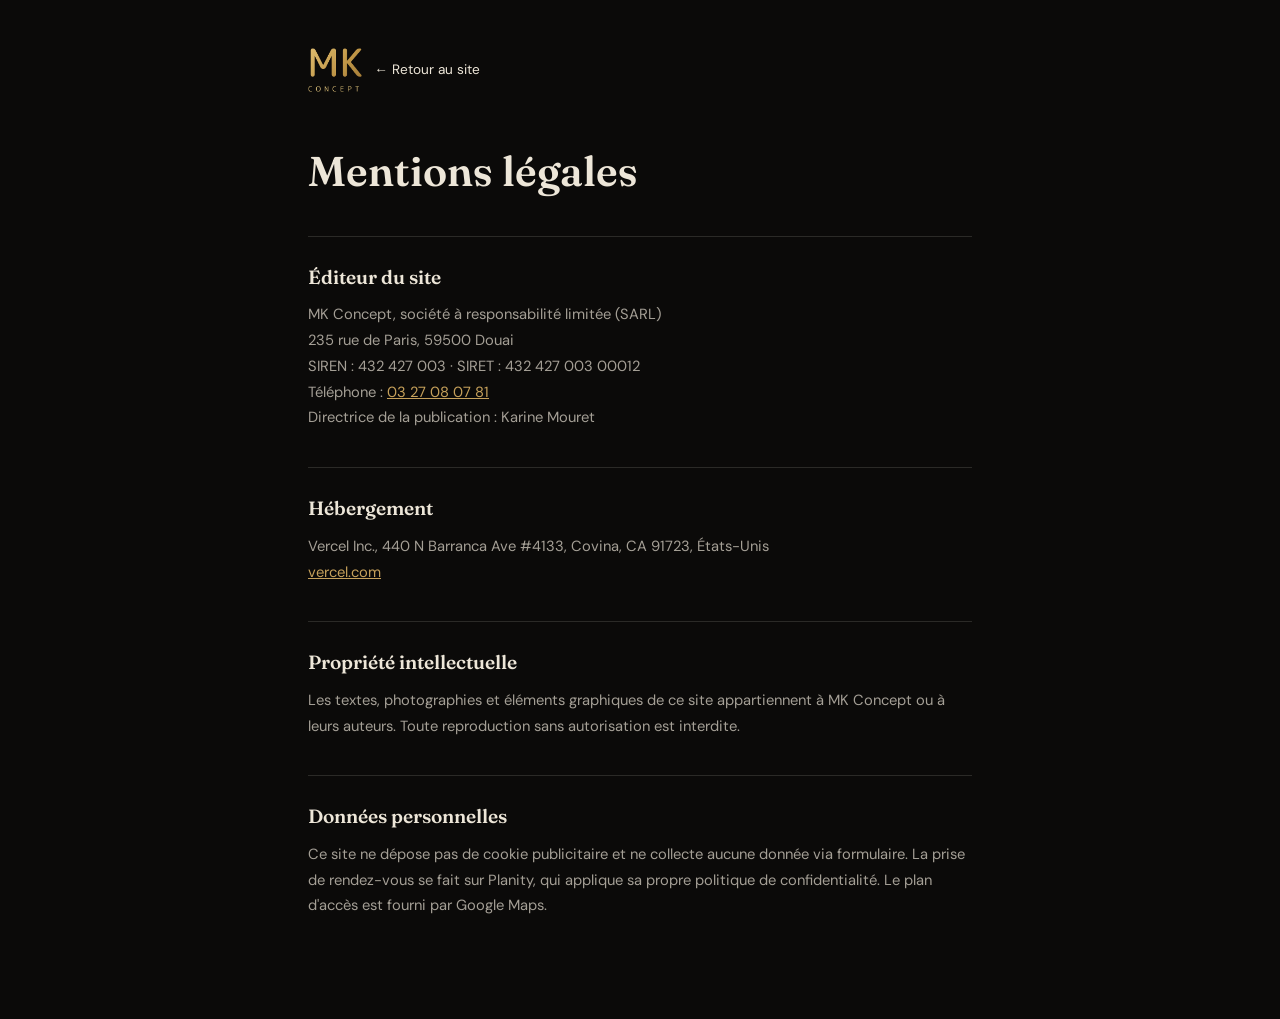
<file: mentions-legales.html>
<!DOCTYPE html>
<html lang="fr">
<head>
<meta charset="UTF-8">
<meta name="viewport" content="width=device-width, initial-scale=1.0">
<title>Mentions légales · MK Concept</title>
<meta name="robots" content="noindex">
<link rel="icon" href="assets/img/favicon.png" type="image/png">
<link rel="preconnect" href="https://fonts.googleapis.com">
<link rel="preconnect" href="https://fonts.gstatic.com" crossorigin>
<link href="https://fonts.googleapis.com/css2?family=Fraunces:opsz,wght@9..144,600&display=swap" rel="stylesheet">
<style>
@font-face { font-family: 'DM Sans'; src: url('assets/fonts/DMSans.woff2') format('woff2'); font-weight: 300 600; font-display: swap; }
:root { --fond: #0B0A09; --bord: rgba(237,230,216,.14); --or: #C6A15B; --creme: #EDE6D8; --texte-soft: rgba(237,230,216,.68); }
*, *::before, *::after { box-sizing: border-box; margin: 0; padding: 0; }
body { font-family: 'DM Sans', Helvetica, Arial, sans-serif; background: var(--fond); color: var(--texte-soft); line-height: 1.75; -webkit-font-smoothing: antialiased; }
a { color: var(--or); }
.wrap { max-width: 720px; margin: 0 auto; padding: 48px 28px 100px; }
.back { display: inline-flex; align-items: center; gap: 12px; text-decoration: none; color: var(--creme); font-size: .85rem; margin-bottom: 56px; }
.back img { height: 44px; width: auto; }
h1 { font-family: 'Fraunces', Georgia, serif; font-weight: 600; font-size: clamp(2rem, 5vw, 2.6rem); color: var(--creme); line-height: 1.15; margin-bottom: 40px; }
h2 { font-family: 'Fraunces', Georgia, serif; font-weight: 600; font-size: 1.2rem; color: var(--creme); margin: 36px 0 8px; padding-top: 24px; border-top: 1px solid var(--bord); }
p { font-size: .92rem; }
</style>
</head>
<body>
  <main class="wrap">
    <a class="back" href="index.html"><img src="assets/img/logo-mk.webp" width="197" height="160" alt="">← Retour au site</a>
    <h1>Mentions légales</h1>

    <h2>Éditeur du site</h2>
    <p>MK Concept, société à responsabilité limitée (SARL)<br>
    235 rue de Paris, 59500 Douai<br>
    SIREN : 432 427 003 · SIRET : 432 427 003 00012<br>
    Téléphone : <a href="tel:+33327080781">03 27 08 07 81</a><br>
    Directrice de la publication : Karine Mouret</p>

    <h2>Hébergement</h2>
    <p>Vercel Inc., 440 N Barranca Ave #4133, Covina, CA 91723, États-Unis<br><a href="https://vercel.com" target="_blank" rel="noopener">vercel.com</a></p>

    <h2>Propriété intellectuelle</h2>
    <p>Les textes, photographies et éléments graphiques de ce site appartiennent à MK Concept ou à leurs auteurs. Toute reproduction sans autorisation est interdite.</p>

    <h2>Données personnelles</h2>
    <p>Ce site ne dépose pas de cookie publicitaire et ne collecte aucune donnée via formulaire. La prise de rendez-vous se fait sur Planity, qui applique sa propre politique de confidentialité. Le plan d'accès est fourni par Google Maps.</p>
  </main>
</body>
</html>
</file>
